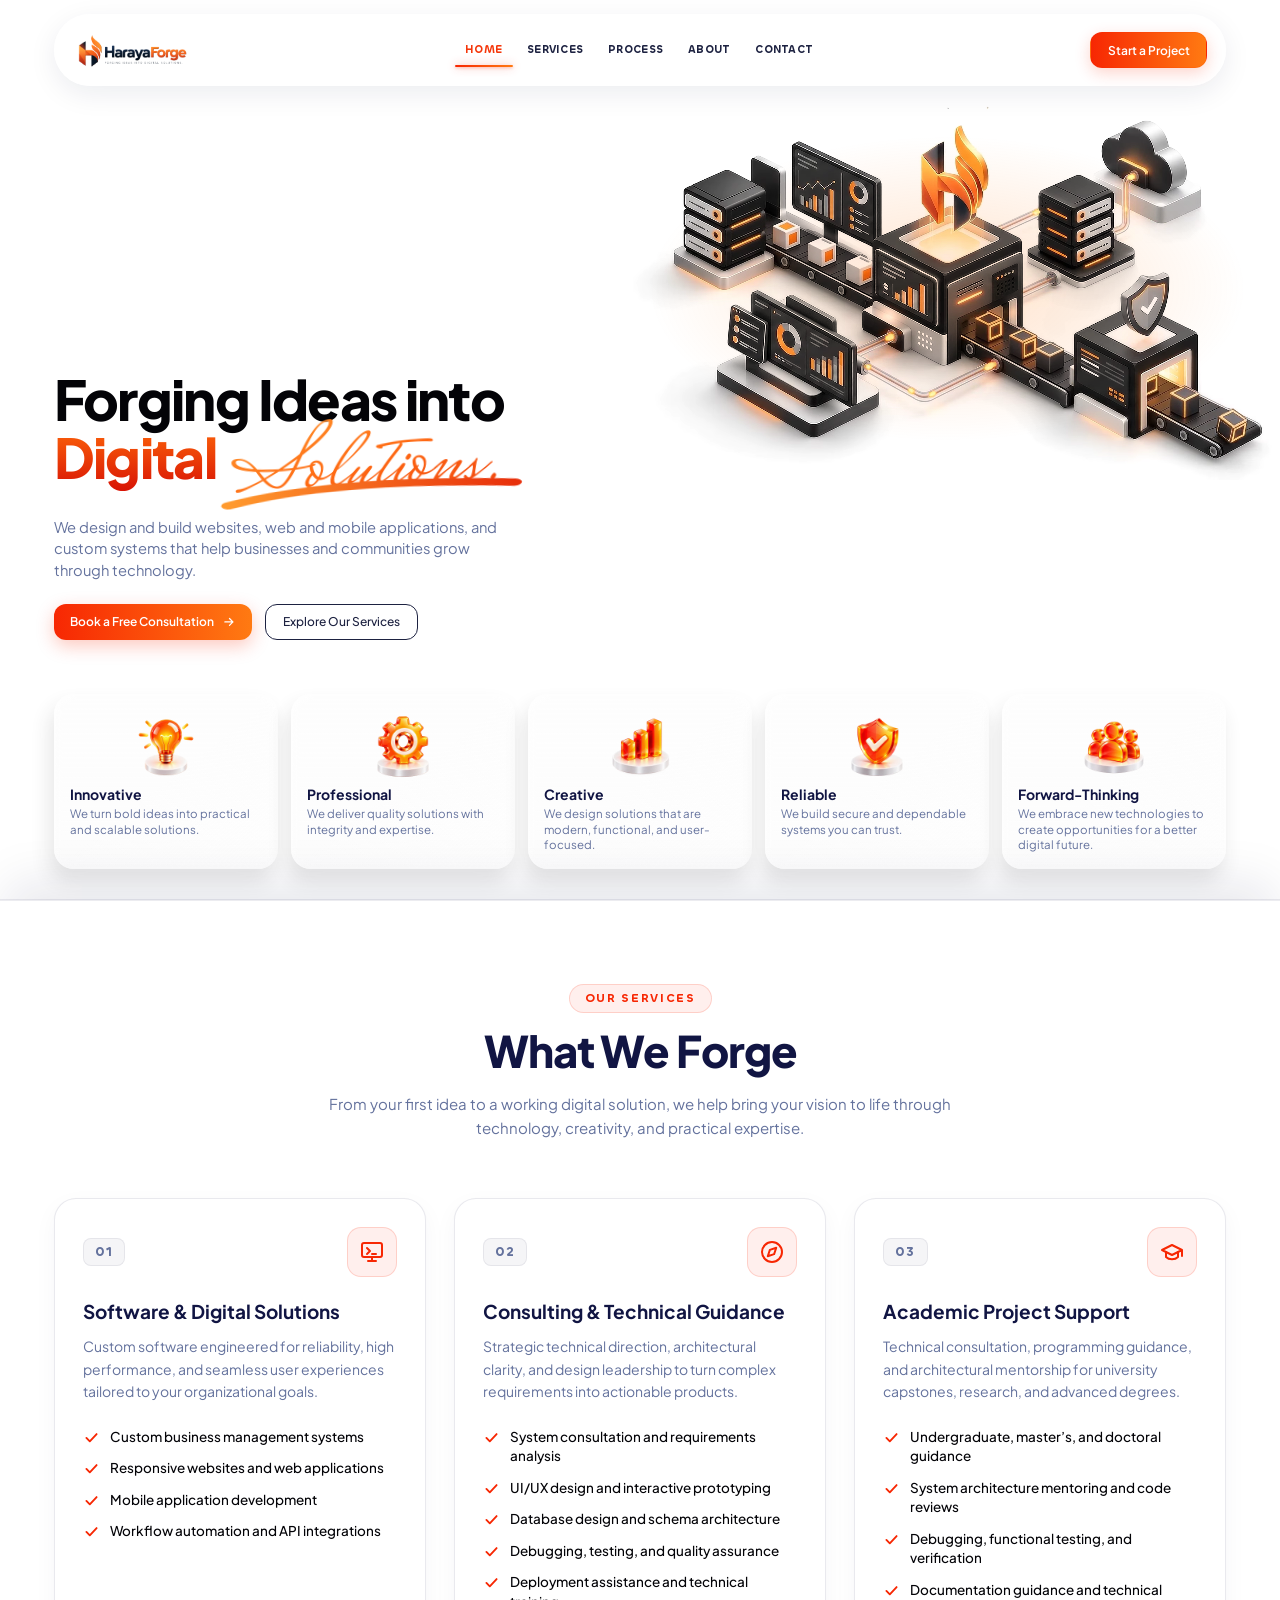
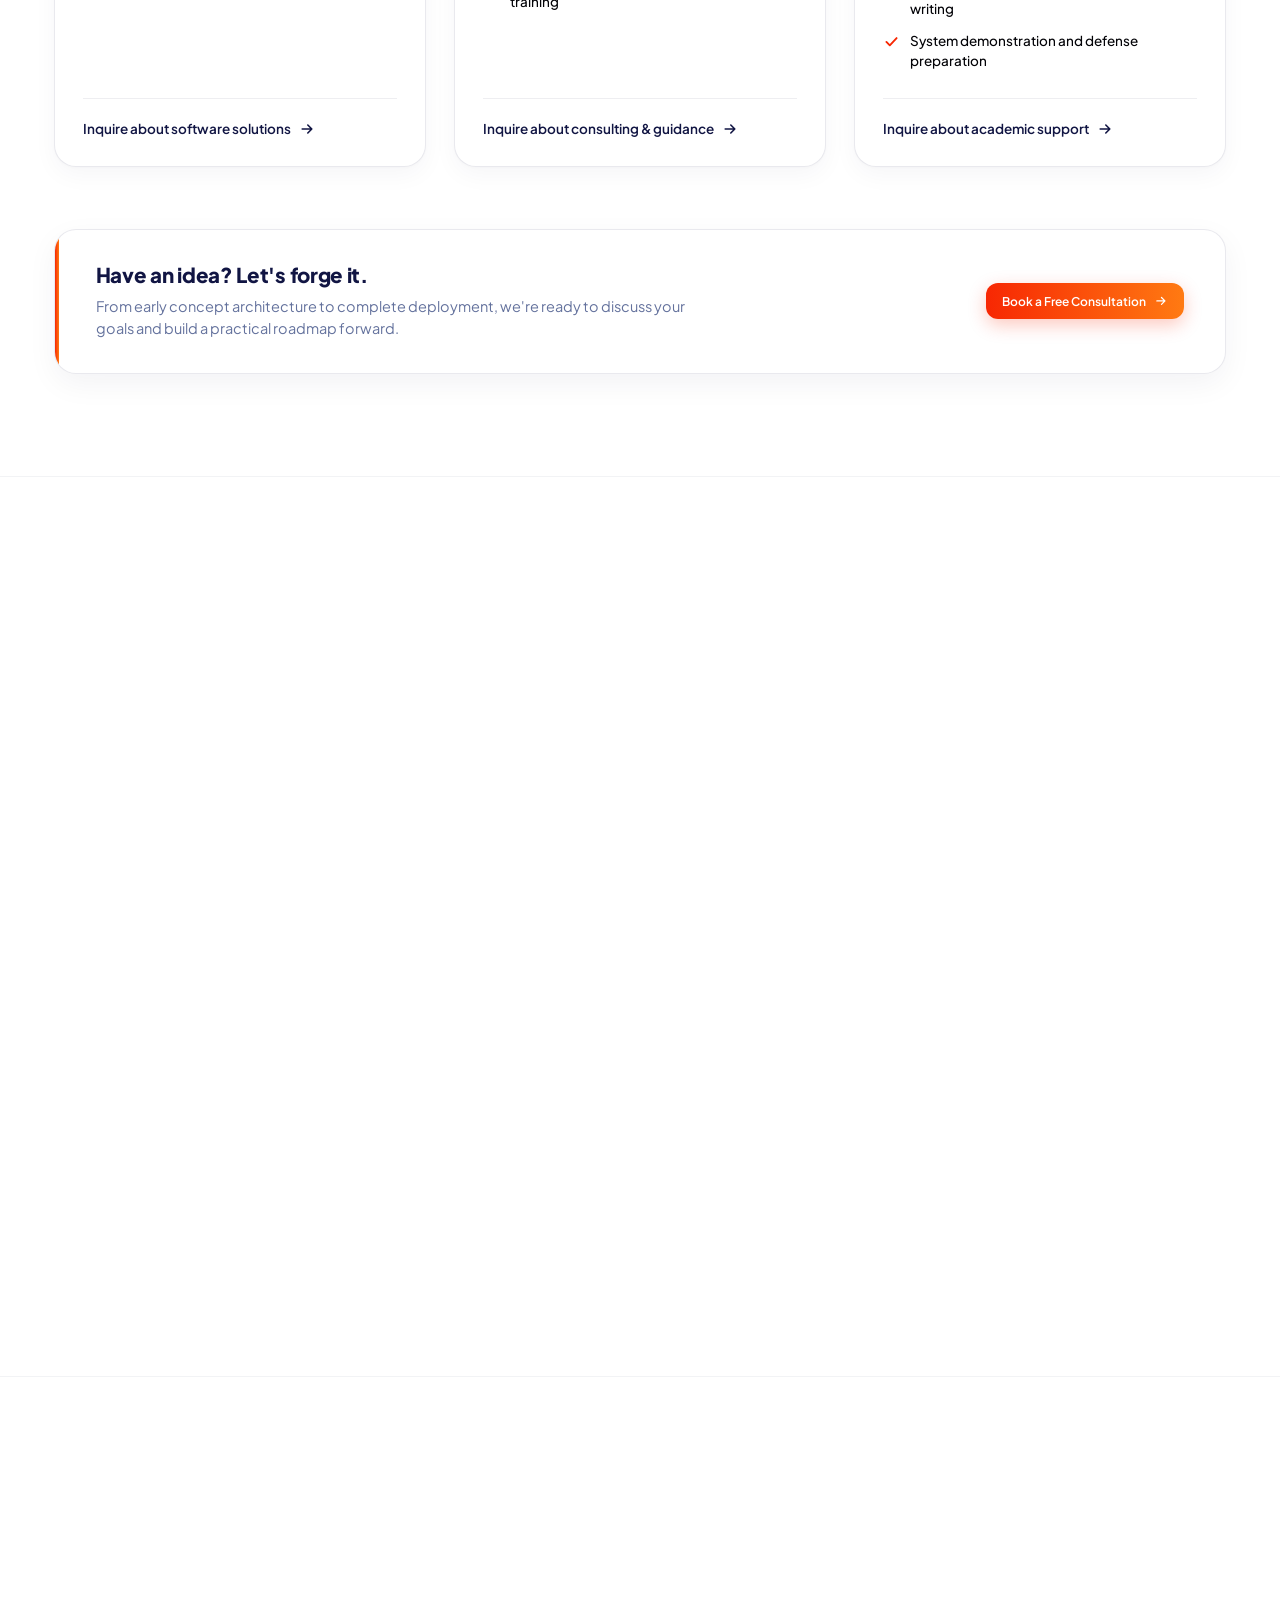
<file: index.html>
<!DOCTYPE html>
<html lang="en">

<head>
  <meta charset="utf-8">
  <meta name="viewport" content="width=device-width, initial-scale=1">
  <title>HarayaForge | Forging Ideas into Digital Solutions</title>
  <meta name="description"
    content="We design and build websites, web and mobile applications, and custom systems that help businesses and communities grow through technology.">

  <link rel="preconnect" href="https://fonts.googleapis.com">
  <link rel="preconnect" href="https://fonts.gstatic.com" crossorigin>
  <link
    href="https://fonts.googleapis.com/css2?family=Plus+Jakarta+Sans:wght@400;500;600;700;800&family=Mrs+Saint+Delafield&display=swap"
    rel="stylesheet">

  <!-- Favicon, Fonts & Stylesheet -->
  <link rel="preload" href="assets/fonts/Chillax-Semibold.ttf" as="font" type="font/ttf" crossorigin>
  <link rel="icon" href="assets/favicon.png">
  <link rel="stylesheet" href="css/styles.css">
</head>

<body>
  <!-- Accessibility Skip Link -->
  <a class="skip" href="#main">Skip to content</a>

  <div class="page">
    <header>
      <a class="logo" href="index.html" aria-label="HarayaForge home">
        <img src="assets/logo.webp" alt="HarayaForge" width="489" height="144">
      </a>

      <nav id="nav" aria-label="Primary">
        <ul>
          <li><a class="nav-link on" href="index.html">Home</a></li>
          <li><a class="nav-link" href="pages/services/">Services</a></li>
          <li><a class="nav-link" href="pages/process/">Process</a></li>
          <li><a class="nav-link" href="pages/about/">About</a></li>
          <li><a class="nav-link" href="pages/contact/">Contact</a></li>
          <li class="m"><a class="mobile-cta" href="pages/contact/">Book a Free Consultation</a></li>
        </ul>
        <span class="nav-indicator" aria-hidden="true"></span>
      </nav>

      <div class="act">
        <a class="btn dark" href="pages/contact/">Start a Project</a>
        <button class="burger" id="bg" aria-label="Menu" aria-expanded="false" aria-controls="nav">
          <svg viewBox="0 0 24 24" width="22" height="22" fill="none" stroke="#1D2241" stroke-width="2"
            stroke-linecap="round">
            <path d="M4 7h16M4 12h16M4 17h16" />
          </svg>
        </button>
      </div>
    </header>

    <!-- Main Content -->
    <main id="main">
      <!-- Home / Hero Pinned Container (Sticky 100svh Cover-Reveal) -->
      <div class="hero-pinned-container" id="home">
        <div class="hero-pinned-content">
          <canvas id="dot-wave-canvas" class="dot-wave-canvas" aria-hidden="true"></canvas>

          <!-- Hero Section -->
          <section class="hero" aria-labelledby="h">
            <div class="txt">
              <h1 id="h" aria-label="Forging Ideas into Digital Solutions.">
                <span class="l rv" aria-hidden="true">Forging Ideas into</span>
                <span class="l rv" style="--d:.15s" aria-hidden="true"><span class="dg">Digital</span><span
                    class="sol"><span>Solutions.</span><svg viewBox="0 0 100 20" preserveAspectRatio="none">
                      <defs>
                        <linearGradient id="sg">
                          <stop offset="0" stop-color="#FF9A2E" />
                          <stop offset="1" stop-color="#E8300B" />
                        </linearGradient>
                      </defs>
                      <path pathLength="1" d="M2 14 C25 4 55 2 98 8" />
                    </svg></span></span>
              </h1>
              <p class="lead rv" style="--d:.5s">
                We design and build websites, web and mobile applications, and custom systems that help businesses and
                communities grow through technology.
              </p>
              <div class="hero-act rv" style="--d:.65s">
                <a class="btn p" href="pages/contact/">
                  Book a Free Consultation
                  <svg viewBox="0 0 24 24" fill="none" stroke="currentColor" stroke-width="2.2" stroke-linecap="round"
                    stroke-linejoin="round">
                    <path d="M5 12h14M13 6l6 6-6 6" />
                  </svg>
                </a>
                <a class="btn o" href="pages/services/">Explore Our Services</a>
              </div>
            </div>

            <div class="machine" role="img"
              aria-label="Illustration of servers, dashboards and conveyor belts turning ideas into digital solutions">
              <div class="glow"></div>
              <video autoplay muted loop playsinline preload="auto" aria-hidden="true" width="1920" height="1080"
                poster="assets/video/machine-poster.jpg">
                <source src="assets/video/machine.webm" type='video/webm; codecs="vp9"'>
                <source src="assets/video/machine.mp4" type="video/mp4">
              </video>
            </div>
          </section>

          <!-- Feature Value Cards -->
          <ul class="cards">
            <li class="card rv" style="--d:.7s">
              <img src="assets/icons/innovative.webp" alt="" width="340" height="340">
              <h2>Innovative</h2>
              <p>We turn bold ideas into practical and scalable solutions.</p>
            </li>
            <li class="card rv" style="--d:.79s">
              <img src="assets/icons/professional.webp" alt="" width="340" height="340">
              <h2>Professional</h2>
              <p>We deliver quality solutions with integrity and expertise.</p>
            </li>
            <li class="card rv" style="--d:.88s">
              <img src="assets/icons/creative.webp" alt="" width="340" height="340">
              <h2>Creative</h2>
              <p>We design solutions that are modern, functional, and user-focused.</p>
            </li>
            <li class="card rv" style="--d:.97s">
              <img src="assets/icons/reliable.webp" alt="" width="340" height="340">
              <h2>Reliable</h2>
              <p>We build secure and dependable systems you can trust.</p>
            </li>
            <li class="card rv" style="--d:1.06s">
              <img src="assets/icons/forward-thinking.webp" alt="" width="340" height="340">
              <h2>Forward-Thinking</h2>
              <p>We embrace new technologies to create opportunities for a better digital future.</p>
            </li>
          </ul>

          <!-- Depth & Dark Overlay for Polish -->
          <div class="hero-depth-overlay" aria-hidden="true"></div>
        </div>
      </div>

      <!-- Services Section -->
      <section id="services" class="services-section" aria-labelledby="services-title">
        <canvas id="services-dot-canvas" class="dot-wave-canvas" aria-hidden="true"></canvas>
        <div class="services-container">
          <!-- Section Header -->
          <div class="services-header">
            <span class="services-eyebrow">OUR SERVICES</span>
            <h2 id="services-title" class="services-title">What We Forge</h2>
            <p class="services-lead">
              From your first idea to a working digital solution, we help bring your vision to life through technology,
              creativity, and practical expertise.
            </p>
          </div>

          <!-- Services Grid (Exactly Three Cards) -->
          <div class="services-grid">
            <!-- (01) Software & Digital Solutions -->
            <article class="service-card">
              <div class="service-card-top">
                <span class="service-num">01</span>
                <div class="service-icon-wrap" aria-hidden="true">
                  <svg class="service-icon" viewBox="0 0 24 24" fill="none" stroke="currentColor" stroke-width="2"
                    stroke-linecap="round" stroke-linejoin="round">
                    <rect x="2" y="3" width="20" height="14" rx="2" />
                    <line x1="8" y1="21" x2="16" y2="21" />
                    <line x1="12" y1="17" x2="12" y2="21" />
                    <polyline points="7 8 10 11 7 14" />
                    <line x1="12" y1="14" x2="16" y2="14" />
                  </svg>
                </div>
              </div>
              <h3 class="service-card-title">Software & Digital Solutions</h3>
              <p class="service-card-desc">
                Custom software engineered for reliability, high performance, and seamless user experiences tailored to
                your organizational goals.
              </p>
              <ul class="service-features" aria-label="Software & Digital Solutions features">
                <li>
                  <svg class="check-icon" viewBox="0 0 20 20" fill="none" aria-hidden="true">
                    <path d="M4 10.5L8 14.5L16 6" stroke="currentColor" stroke-width="2.2" stroke-linecap="round"
                      stroke-linejoin="round" />
                  </svg>
                  <span>Custom business management systems</span>
                </li>
                <li>
                  <svg class="check-icon" viewBox="0 0 20 20" fill="none" aria-hidden="true">
                    <path d="M4 10.5L8 14.5L16 6" stroke="currentColor" stroke-width="2.2" stroke-linecap="round"
                      stroke-linejoin="round" />
                  </svg>
                  <span>Responsive websites and web applications</span>
                </li>
                <li>
                  <svg class="check-icon" viewBox="0 0 20 20" fill="none" aria-hidden="true">
                    <path d="M4 10.5L8 14.5L16 6" stroke="currentColor" stroke-width="2.2" stroke-linecap="round"
                      stroke-linejoin="round" />
                  </svg>
                  <span>Mobile application development</span>
                </li>
                <li>
                  <svg class="check-icon" viewBox="0 0 20 20" fill="none" aria-hidden="true">
                    <path d="M4 10.5L8 14.5L16 6" stroke="currentColor" stroke-width="2.2" stroke-linecap="round"
                      stroke-linejoin="round" />
                  </svg>
                  <span>Workflow automation and API integrations</span>
                </li>
              </ul>
              <div class="service-card-footer">
                <a class="service-action-link"
                  href="mailto:harayaforge@gmail.com?subject=Inquiry%20regarding%20Software%20%26%20Digital%20Solutions"
                  aria-label="Inquire about Software & Digital Solutions">
                  <span>Inquire about software solutions</span>
                  <svg class="link-arrow" viewBox="0 0 20 20" fill="none" stroke="currentColor" stroke-width="2"
                    stroke-linecap="round" stroke-linejoin="round" aria-hidden="true">
                    <path d="M4 10h12M11 5l5 5-5 5" />
                  </svg>
                </a>
              </div>
            </article>

            <!-- (02) Consulting & Technical Guidance -->
            <article class="service-card">
              <div class="service-card-top">
                <span class="service-num">02</span>
                <div class="service-icon-wrap" aria-hidden="true">
                  <svg class="service-icon" viewBox="0 0 24 24" fill="none" stroke="currentColor" stroke-width="2"
                    stroke-linecap="round" stroke-linejoin="round">
                    <circle cx="12" cy="12" r="10" />
                    <polygon points="16.24 7.76 14.12 14.12 7.76 16.24 9.88 9.88 16.24 7.76" />
                  </svg>
                </div>
              </div>
              <h3 class="service-card-title">Consulting & Technical Guidance</h3>
              <p class="service-card-desc">
                Strategic technical direction, architectural clarity, and design leadership to turn complex requirements
                into actionable products.
              </p>
              <ul class="service-features" aria-label="Consulting & Technical Guidance features">
                <li>
                  <svg class="check-icon" viewBox="0 0 20 20" fill="none" aria-hidden="true">
                    <path d="M4 10.5L8 14.5L16 6" stroke="currentColor" stroke-width="2.2" stroke-linecap="round"
                      stroke-linejoin="round" />
                  </svg>
                  <span>System consultation and requirements analysis</span>
                </li>
                <li>
                  <svg class="check-icon" viewBox="0 0 20 20" fill="none" aria-hidden="true">
                    <path d="M4 10.5L8 14.5L16 6" stroke="currentColor" stroke-width="2.2" stroke-linecap="round"
                      stroke-linejoin="round" />
                  </svg>
                  <span>UI/UX design and interactive prototyping</span>
                </li>
                <li>
                  <svg class="check-icon" viewBox="0 0 20 20" fill="none" aria-hidden="true">
                    <path d="M4 10.5L8 14.5L16 6" stroke="currentColor" stroke-width="2.2" stroke-linecap="round"
                      stroke-linejoin="round" />
                  </svg>
                  <span>Database design and schema architecture</span>
                </li>
                <li>
                  <svg class="check-icon" viewBox="0 0 20 20" fill="none" aria-hidden="true">
                    <path d="M4 10.5L8 14.5L16 6" stroke="currentColor" stroke-width="2.2" stroke-linecap="round"
                      stroke-linejoin="round" />
                  </svg>
                  <span>Debugging, testing, and quality assurance</span>
                </li>
                <li>
                  <svg class="check-icon" viewBox="0 0 20 20" fill="none" aria-hidden="true">
                    <path d="M4 10.5L8 14.5L16 6" stroke="currentColor" stroke-width="2.2" stroke-linecap="round"
                      stroke-linejoin="round" />
                  </svg>
                  <span>Deployment assistance and technical training</span>
                </li>
              </ul>
              <div class="service-card-footer">
                <a class="service-action-link"
                  href="mailto:harayaforge@gmail.com?subject=Inquiry%20regarding%20Consulting%20%26%20Technical%20Guidance"
                  aria-label="Inquire about Consulting & Technical Guidance">
                  <span>Inquire about consulting & guidance</span>
                  <svg class="link-arrow" viewBox="0 0 20 20" fill="none" stroke="currentColor" stroke-width="2"
                    stroke-linecap="round" stroke-linejoin="round" aria-hidden="true">
                    <path d="M4 10h12M11 5l5 5-5 5" />
                  </svg>
                </a>
              </div>
            </article>

            <!-- (03) Academic Project Support -->
            <article class="service-card">
              <div class="service-card-top">
                <span class="service-num">03</span>
                <div class="service-icon-wrap" aria-hidden="true">
                  <svg class="service-icon" viewBox="0 0 24 24" fill="none" stroke="currentColor" stroke-width="2"
                    stroke-linecap="round" stroke-linejoin="round">
                    <path d="M22 10v6M2 10l10-5 10 5-10 5z" />
                    <path d="M6 12v5c3 3 9 3 12 0v-5" />
                  </svg>
                </div>
              </div>
              <h3 class="service-card-title">Academic Project Support</h3>
              <p class="service-card-desc">
                Technical consultation, programming guidance, and architectural mentorship for university capstones,
                research, and advanced degrees.
              </p>
              <ul class="service-features" aria-label="Academic Project Support features">
                <li>
                  <svg class="check-icon" viewBox="0 0 20 20" fill="none" aria-hidden="true">
                    <path d="M4 10.5L8 14.5L16 6" stroke="currentColor" stroke-width="2.2" stroke-linecap="round"
                      stroke-linejoin="round" />
                  </svg>
                  <span>Undergraduate, master’s, and doctoral guidance</span>
                </li>
                <li>
                  <svg class="check-icon" viewBox="0 0 20 20" fill="none" aria-hidden="true">
                    <path d="M4 10.5L8 14.5L16 6" stroke="currentColor" stroke-width="2.2" stroke-linecap="round"
                      stroke-linejoin="round" />
                  </svg>
                  <span>System architecture mentoring and code reviews</span>
                </li>
                <li>
                  <svg class="check-icon" viewBox="0 0 20 20" fill="none" aria-hidden="true">
                    <path d="M4 10.5L8 14.5L16 6" stroke="currentColor" stroke-width="2.2" stroke-linecap="round"
                      stroke-linejoin="round" />
                  </svg>
                  <span>Debugging, functional testing, and verification</span>
                </li>
                <li>
                  <svg class="check-icon" viewBox="0 0 20 20" fill="none" aria-hidden="true">
                    <path d="M4 10.5L8 14.5L16 6" stroke="currentColor" stroke-width="2.2" stroke-linecap="round"
                      stroke-linejoin="round" />
                  </svg>
                  <span>Documentation guidance and technical writing</span>
                </li>
                <li>
                  <svg class="check-icon" viewBox="0 0 20 20" fill="none" aria-hidden="true">
                    <path d="M4 10.5L8 14.5L16 6" stroke="currentColor" stroke-width="2.2" stroke-linecap="round"
                      stroke-linejoin="round" />
                  </svg>
                  <span>System demonstration and defense preparation</span>
                </li>
              </ul>
              <div class="service-card-footer">
                <a class="service-action-link"
                  href="mailto:harayaforge@gmail.com?subject=Inquiry%20regarding%20Academic%20Project%20Support"
                  aria-label="Inquire about Academic Project Support">
                  <span>Inquire about academic support</span>
                  <svg class="link-arrow" viewBox="0 0 20 20" fill="none" stroke="currentColor" stroke-width="2"
                    stroke-linecap="round" stroke-linejoin="round" aria-hidden="true">
                    <path d="M4 10h12M11 5l5 5-5 5" />
                  </svg>
                </a>
              </div>
            </article>
          </div>

          <!-- Consultation CTA Banner -->
          <div class="services-cta-banner">
            <div class="services-cta-content">
              <h3 class="services-cta-title">Have an idea? Let's forge it.</h3>
              <p class="services-cta-desc">
                From early concept architecture to complete deployment, we're ready to discuss your goals and build a
                practical roadmap forward.
              </p>
            </div>
            <div class="services-cta-action">
              <a class="btn p" href="mailto:harayaforge@gmail.com?subject=Consultation%20Request%20-%20HarayaForge">
                Book a Free Consultation
                <svg viewBox="0 0 24 24" fill="none" stroke="currentColor" stroke-width="2.2" stroke-linecap="round"
                  stroke-linejoin="round" aria-hidden="true">
                  <path d="M5 12h14M13 6l6 6-6 6" />
                </svg>
              </a>
            </div>
          </div>
        </div>
      </section>

      <!-- Process Section (Clean White Background) -->
      <section id="process" class="blank-section" aria-label="Process"></section>

      <!-- About Section (Clean White Background) -->
      <section id="about" class="blank-section" aria-label="About"></section>

      <!-- Contact Section (Clean White Background) -->
      <section id="contact" class="blank-section" aria-label="Contact"></section>
    </main>
  </div>

  <!-- Client Script -->
  <script src="js/main.js" defer></script>
</body>

</html>
</file>
<file: css/styles.css>
/*
 * HarayaForge — Core Stylesheet
 *
 * Design Tokens (:root variables):
 *   --ink:    #030307  (Body text)
 *   --nav:    #1D2241  (Navigation & outlined button border)
 *   --navy:   #111543  (Card headings)
 *   --muted:  #64729D  (Muted subtitle & lead paragraph)
 *   --red:    #F72703  (Brand red accent)
 *   --orange: #FF7A12  (Brand orange accent)
 *   --grad:   linear-gradient(90deg, #F72703, #FF7A12)
 *
 * Sections:
 *   1. CSS RESET & GLOBAL TOKENS
 *   2. NAVIGATION (HEADER, LOGO, NAV, CTA)
 *   3. HERO SECTION & TYPOGRAPHY
 *   4. MACHINE PRESENTATION & BLEND MODE
 *   5. FEATURE CARDS
 *   6. INTRO KEYFRAME ANIMATIONS
 *   7. ACCESSIBILITY & REDUCED MOTION
 *   8. RESPONSIVE MEDIA QUERIES
 */

/* ==========================================================================
   1. CSS Reset & Global Tokens
   ========================================================================== */
@font-face {
  font-family: 'Chillax';
  src: url('../assets/fonts/Chillax-Semibold.ttf') format('truetype'),
    url('../Chillax-Semibold.ttf') format('truetype');
  font-weight: 600;
  font-style: normal;
  font-display: swap;
}

@font-face {
  font-family: 'Melodrama';
  src: url('../assets/fonts/Melodrama-Bold.ttf') format('truetype'),
    url('../Melodrama-Bold.ttf') format('truetype');
  font-weight: 700;
  font-style: normal;
  font-display: swap;
}

@font-face {
  font-family: 'Melodrama';
  src: url('../assets/fonts/Melodrama-Regular.ttf') format('truetype'),
    url('../Melodrama-Regular.ttf') format('truetype');
  font-weight: 400;
  font-style: normal;
  font-display: swap;
}

@font-face {
  font-family: 'Panchang';
  src: url('../assets/fonts/Panchang-Semibold.ttf') format('truetype'),
    url('../Panchang-Semibold.ttf') format('truetype');
  font-weight: 600;
  font-style: normal;
  font-display: swap;
}

:root {
  --ink: #030307;
  --nav: #1D2241;
  --navy: #111543;
  --muted: #64729D;
  --red: #F72703;
  --orange: #FF7A12;
  --grad: linear-gradient(90deg, #F72703, #FF7A12);

  /* Sticky cover-reveal depth effect parameters (customizable) */
  --hero-min-scale: 0.96;
  --hero-max-dim: 0.35;
  --hero-scale-origin: center center;
  --hero-scale: 1;
  --hero-overlay: 0;
}

* {
  box-sizing: border-box;
}

html {
  scroll-behavior: smooth;
  scroll-padding-top: clamp(80px, 8vw, 115px);
}

#home,
#services,
#process,
#about,
#contact,
.services-section,
.blank-section {
  scroll-margin-top: clamp(80px, 8vw, 115px);
}

/* Modern Aesthetic Scrollbar — Gradient Orange */
* {
  scrollbar-width: thin;
  scrollbar-color: #FF7A12 rgba(245, 247, 250, 0.4);
}

::-webkit-scrollbar {
  width: 7px;
  height: 7px;
}

::-webkit-scrollbar-track {
  background: rgba(245, 247, 250, 0.4);
}

::-webkit-scrollbar-thumb {
  background: linear-gradient(180deg, #FF7A12 0%, #F72703 100%);
  border-radius: 999px;
  border: 1.5px solid transparent;
  background-clip: padding-box;
  box-shadow: 0 0 6px rgba(247, 39, 3, 0.35);
  transition: filter .25s ease, box-shadow .25s ease, background .25s ease;
}

::-webkit-scrollbar-thumb:hover {
  background: linear-gradient(180deg, #FF9431 0%, #FF3814 100%);
  border: 1px solid transparent;
  background-clip: padding-box;
  box-shadow: 0 0 12px rgba(247, 39, 3, 0.6);
  filter: brightness(1.08);
}

::-webkit-scrollbar-thumb:active {
  background: linear-gradient(180deg, #F72703 0%, #D81E00 100%);
  filter: brightness(0.95);
}

::-webkit-scrollbar-corner {
  background: transparent;
}

html,
body {
  margin: 0;
  background: #fff;
  overflow-x: clip;
}

body {
  font-family: 'Plus Jakarta Sans', system-ui, sans-serif;
  color: var(--ink);
}

a {
  color: inherit;
  text-decoration: none;
}

.skip {
  position: absolute;
  left: -999px;
}

.skip:focus {
  left: 8px;
  top: 8px;
  background: #fff;
  padding: 8px;
  z-index: 9;
}

:focus-visible {
  outline: 2px solid var(--red);
  outline-offset: 3px;
}

.page {
  min-height: 100svh;
  display: block;
  max-width: 1800px;
  margin: 0 auto;
  position: relative;
}

/* ==========================================================================
   2. Navigation (Header, Logo, Nav, CTA)
   ========================================================================== */
header {
  position: fixed;
  top: clamp(10px, 1.1vw, 20px);
  left: 0;
  right: 0;
  width: calc(100% - 2 * 4.2vw);
  max-width: calc(1800px - 2 * 4.2vw);
  margin: 0 auto;
  z-index: 1000;
  display: flex;
  align-items: center;
  justify-content: space-between;
  min-height: 72px;
  padding: 8px clamp(16px, 1.4vw, 24px);
  box-sizing: border-box;
  background: rgba(255, 255, 255, 0.72);
  backdrop-filter: blur(20px) saturate(160%);
  -webkit-backdrop-filter: blur(20px) saturate(160%);
  border: 1px solid rgba(255, 255, 255, 0.82);
  border-radius: 999px;
  box-shadow: 0 8px 28px rgba(17, 21, 67, 0.08), inset 0 1px 0 rgba(255, 255, 255, 0.9);
  transition: background .4s cubic-bezier(.16, 1, .3, 1),
    backdrop-filter .4s cubic-bezier(.16, 1, .3, 1),
    -webkit-backdrop-filter .4s cubic-bezier(.16, 1, .3, 1),
    border-color .4s cubic-bezier(.16, 1, .3, 1),
    box-shadow .4s cubic-bezier(.16, 1, .3, 1),
    transform .3s ease;
}

main {
  display: block;
  position: relative;
  padding-top: 0;
}

/* ==========================================================================
   Dedicated Page Layouts
   ========================================================================== */
.inner-page {
  min-height: 100svh;
  padding: clamp(150px, 18vw, 220px) 6vw 100px;
  background:
    radial-gradient(circle at 85% 18%, rgba(255, 122, 18, .12), transparent 28%),
    linear-gradient(180deg, #fff 0%, #f7f8fc 100%);
}

.inner-page-content {
  width: min(100%, 1100px);
  margin: 0 auto;
}

.inner-page-eyebrow {
  margin: 0 0 18px;
  color: var(--red);
  font: 600 .78rem/1.2 'Panchang', sans-serif;
  letter-spacing: .12em;
  text-transform: uppercase;
}

.inner-page h1 {
  max-width: 900px;
  margin: 0;
  color: var(--navy);
  font: 700 clamp(3rem, 8vw, 7rem)/.95 'Melodrama', Georgia, serif;
  letter-spacing: -.045em;
}

.inner-page-lead {
  max-width: 680px;
  margin: 28px 0 0;
  color: var(--muted);
  font-size: clamp(1rem, 1.5vw, 1.25rem);
  line-height: 1.75;
}

.inner-page-grid {
  display: grid;
  grid-template-columns: repeat(3, minmax(0, 1fr));
  gap: 18px;
  margin-top: 64px;
}

.inner-page-card {
  padding: 28px;
  background: rgba(255, 255, 255, .78);
  border: 1px solid rgba(17, 21, 67, .08);
  border-radius: 24px;
  box-shadow: 0 16px 40px rgba(17, 21, 67, .06);
}

.inner-page-card h2 {
  margin: 0 0 12px;
  color: var(--navy);
  font: 700 1.5rem/1.1 'Melodrama', Georgia, serif;
}

.inner-page-card p {
  margin: 0;
  color: var(--muted);
  line-height: 1.7;
}

.inner-page-actions {
  display: flex;
  flex-wrap: wrap;
  gap: 14px;
  margin-top: 34px;
}

@media (max-width: 760px) {
  .inner-page-grid {
    grid-template-columns: 1fr;
  }
}

header.scrolled {
  background: rgba(255, 255, 255, 0.92);
  backdrop-filter: blur(24px) saturate(180%);
  -webkit-backdrop-filter: blur(24px) saturate(180%);
  border: 1px solid rgba(255, 255, 255, 0.96);
  box-shadow: 0 16px 40px -8px rgba(17, 21, 67, 0.12),
    0 4px 14px -2px rgba(17, 21, 67, 0.05),
    inset 0 1px 0 rgba(255, 255, 255, 0.95),
    inset 0 -1px 0 rgba(17, 21, 67, 0.04);
}

header .logo,
header nav,
header .act {
  position: relative;
  z-index: 1;
}

.logo img {
  display: block;
  height: clamp(34px, 2.8vw, 44px);
  width: auto;
}

nav {
  position: relative;
}

nav ul {
  display: flex;
  gap: clamp(2px, .35vw, 6px);
  list-style: none;
  margin: 0;
  padding: 0;
  position: relative;
}

nav a {
  position: relative;
  font-family: 'Chillax', system-ui, -apple-system, sans-serif;
  font-size: clamp(11px, .76vw, 13px);
  font-weight: 600;
  letter-spacing: .025em;
  text-transform: uppercase;
  color: var(--nav);
  padding: 10px clamp(9px, .8vw, 14px);
  display: inline-block;
  transition: color .25s ease;
}

nav a:hover {
  color: #F5360A;
}

nav a.on {
  color: #F5360A;
}

/* Sliding active indicator underline (Modern, silky horizontal glider) */
.nav-indicator {
  position: absolute;
  bottom: 1px;
  left: 0;
  height: 2px;
  width: 0;
  background: var(--grad);
  border-radius: 999px;
  pointer-events: none;
  opacity: 0;
  transform: translateX(0);
  transition: none;
  box-shadow: 0 0 10px rgba(247, 39, 3, 0.45), 0 1px 3px rgba(247, 39, 3, 0.3);
  z-index: 2;
}

.nav-indicator.is-ready {
  transition: transform 0.38s cubic-bezier(0.16, 1, 0.3, 1),
    width 0.38s cubic-bezier(0.16, 1, 0.3, 1),
    opacity 0.25s ease;
}

nav .m {
  display: none;
}

.act {
  display: flex;
  gap: .7vw;
  align-items: center;
}

.btn {
  display: inline-flex;
  align-items: center;
  gap: .6vw;
  height: clamp(36px, 2.6vw, 44px);
  padding: 0 1.3vw;
  border-radius: 12px;
  font-weight: 600;
  font-size: clamp(12px, .82vw, 14px);
  white-space: nowrap;
  transition: transform .25s, box-shadow .25s;
}

.btn.o {
  border: 1.5px solid var(--nav);
  font-weight: 500;
  color: var(--nav);
  background: #fff;
}

.btn.p {
  background: var(--grad);
  color: #fff;
  box-shadow: 0 6px 18px rgba(247, 39, 3, .25);
}

.btn.dark {
  background: var(--grad);
  color: #fff;
  border: 1px solid rgba(247, 39, 3, 0.12);
  box-shadow: 0 5px 16px rgba(247, 39, 3, 0.2);
}

.btn:hover {
  transform: translateY(-2px);
}

.btn.p:hover {
  box-shadow: 0 10px 24px rgba(247, 39, 3, .35);
}

.btn.dark:hover {
  box-shadow: 0 8px 22px rgba(247, 39, 3, 0.3);
}

.btn svg {
  width: 1.15em;
  height: 1.15em;
  transition: transform .25s;
}

.btn:hover svg {
  transform: translateX(4px);
}

.burger {
  display: none;
  background: none;
  border: 1.5px solid var(--nav);
  border-radius: 12px;
  width: 44px;
  height: 44px;
  cursor: pointer;
}

/* ==========================================================================
   3. Hero Section & Typography
   ========================================================================== */
/* Sticky Cover-Reveal: Pinned Home Container */
.hero-pinned-container {
  position: -webkit-sticky;
  position: sticky;
  top: 0;
  min-height: 100vh;
  min-height: 100svh;
  height: auto;
  width: 100%;
  z-index: 1;
  background: #ffffff;
  overflow: visible;
}

.hero-pinned-content {
  position: relative;
  width: 100%;
  min-height: 100vh;
  min-height: 100svh;
  height: auto;
  display: flex;
  flex-direction: column;
  justify-content: space-between;
  padding-top: calc(clamp(10px, 1.1vw, 20px) + clamp(58px, 4.8vw, 82px) + clamp(24px, 2.5vw, 44px));
  box-sizing: border-box;
  transform-origin: var(--hero-scale-origin, center center);
  transform: scale(var(--hero-scale, 1));
  will-change: transform;
}

.hero-depth-overlay {
  position: absolute;
  inset: 0;
  background: #030307;
  pointer-events: none;
  z-index: 4;
  opacity: var(--hero-overlay, 0);
  will-change: opacity;
}

/* CSS Scroll-Driven Animation (Chromium 115+) with JS RAF fallback */
@supports (animation-timeline: scroll()) {
  @keyframes heroDepthScale {
    from {
      transform: scale(1);
    }

    to {
      transform: scale(var(--hero-min-scale, 0.96));
    }
  }

  @keyframes heroDepthDim {
    from {
      opacity: 0;
    }

    to {
      opacity: var(--hero-max-dim, 0.35);
    }
  }

  .hero-pinned-content {
    animation: heroDepthScale linear both;
    animation-timeline: scroll(root block);
    animation-range: 0 100svh;
  }

  .hero-depth-overlay {
    animation: heroDepthDim linear both;
    animation-timeline: scroll(root block);
    animation-range: 0 100svh;
  }
}

@media (prefers-reduced-motion: reduce) {
  .hero-pinned-content {
    transform: none !important;
    animation: none !important;
  }

  .hero-depth-overlay {
    opacity: 0 !important;
    animation: none !important;
  }
}

.hero {
  position: relative;
  display: flex;
  align-items: flex-end;
  min-height: clamp(360px, calc(100svh - clamp(80px, 8vw, 110px) - clamp(245px, 18vw, 290px)), 60vw);
  padding: 0.8vw 0 2vw 4.2vw;
  margin: auto 0;
}

.dot-wave-canvas {
  position: absolute;
  inset: 0;
  width: 100%;
  height: 100%;
  pointer-events: none;
  z-index: 0;
  overflow: hidden;
}

.txt {
  position: relative;
  z-index: 1;
}

h1 {
  margin: 0;
  font-size: clamp(2.1rem, 4.3vw, 4.6rem);
  font-weight: 800;
  line-height: 1.04;
  letter-spacing: -.03em;
}

h1 .l {
  display: block;
}

.dg {
  background: linear-gradient(180deg, #FF6A0A, #D81405);
  -webkit-background-clip: text;
  background-clip: text;
  color: transparent;
}

.sol {
  position: relative;
  display: inline-block;
  margin-left: .12em;
  font-family: 'Mrs Saint Delafield', cursive;
  font-weight: 400;
  font-size: 1.65em;
  letter-spacing: 0;
  line-height: .6;
  transform: rotate(-3deg);
  padding: 0 .05em;
  vertical-align: -.05em;
}

.sol span {
  background: linear-gradient(160deg, #FFA033 0%, #FF6A13 45%, #E8300B 100%);
  -webkit-background-clip: text;
  background-clip: text;
  color: transparent;
  padding-right: .08em;
}

.sol svg {
  position: absolute;
  left: -2%;
  bottom: -.1em;
  width: 104%;
  height: .32em;
  overflow: visible;
}

.sol path {
  fill: none;
  stroke: url(#sg);
  stroke-width: 5;
  stroke-linecap: round;
  stroke-dasharray: 1;
  animation: draw 1s .9s ease-in-out backwards;
}

.lead {
  margin: 1.5vw 0 0;
  max-width: 35vw;
  font-size: clamp(0.92rem, 1.1vw, 1.25rem);
  line-height: 1.45;
  color: var(--muted);
}

.hero-act {
  margin-top: clamp(16px, 1.8vw, 28px);
  display: flex;
  align-items: center;
  gap: 1vw;
}

/* ==========================================================================
   4. Machine Presentation (no stacking-context ancestors: blend stays valid)
   ========================================================================== */
.machine {
  position: absolute;
  right: -0.5vw;
  top: -1.2vw;
  width: 53vw;
  pointer-events: none;
}

.glow {
  position: absolute;
  inset: 10% 6%;
  background: radial-gradient(closest-side, rgba(255, 122, 18, .22), rgba(255, 122, 18, 0));
}

.machine video {
  position: relative;
  display: block;
  width: 100%;
  height: auto;
  mix-blend-mode: multiply;
  pointer-events: none;
  user-select: none;
  animation: vin 1.2s .5s cubic-bezier(.2, .7, .2, 1) backwards;
}

/* ==========================================================================
   5. Feature Cards
   ========================================================================== */
.cards {
  position: relative;
  z-index: 2;
  list-style: none;
  margin: auto 0 0;
  display: grid;
  grid-template-columns: repeat(5, 1fr);
  gap: 1vw;
  padding: clamp(14px, 1.4vw, 22px) 4.2vw clamp(24px, 2.4vw, 38px);
}

.card {
  position: relative;
  background: rgba(250, 250, 250, 0.45);
  backdrop-filter: blur(8px) saturate(60%);
  -webkit-backdrop-filter: blur(8px) saturate(60%);
  border: 1px solid rgba(255, 255, 255, 0.6);
  border-radius: 20px;
  box-shadow: -4px 12px 20px 0 rgba(51, 51, 51, 0.12),
    inset 0px 0px 4px 2px rgba(255, 255, 255, 0.55);
  overflow: hidden;
  padding: clamp(16px, 1.4vw, 24px) 1.2vw 1.2vw;
  transition: transform .35s, box-shadow .35s;
}

/* Reflection highlights (two-layer overlay) */
.card::before {
  content: '';
  position: absolute;
  top: 0;
  left: 0;
  width: 100%;
  height: 100%;
  pointer-events: none;
  border-radius: inherit;
  /* angled edge reflection */
  background: linear-gradient(to left top, rgba(255, 255, 255, 0.35) 0%, rgba(255, 255, 255, 0) 50%);
  z-index: 1;
}

.card::after {
  content: '';
  position: absolute;
  top: 0;
  left: 0;
  width: 100%;
  height: 100%;
  pointer-events: none;
  border-radius: inherit;
  /* subtle top-to-bottom sheen */
  background: linear-gradient(to bottom, rgba(255, 255, 255, 0.25) 0%, rgba(255, 255, 255, 0) 100%);
  z-index: 1;
}

.card:hover {
  transform: translateY(-4px);
  box-shadow: -4px 16px 28px 0 rgba(51, 51, 51, 0.18),
    inset 0px 0px 6px 3px rgba(255, 255, 255, 0.7);
}

.card img,
.card h2,
.card p {
  position: relative;
  z-index: 2;
}

.card img {
  display: block;
  width: clamp(52px, 5.2vw, 82px);
  height: clamp(52px, 5.2vw, 82px);
  margin: 0 auto .4vw;
  animation: fl 5s ease-in-out infinite;
  transition: scale .35s;
}

.card:hover img {
  scale: 1.05;
}

.card:nth-child(2) img {
  animation-delay: -1s;
}

.card:nth-child(3) img {
  animation-delay: -2s;
}

.card:nth-child(4) img {
  animation-delay: -3s;
}

.card:nth-child(5) img {
  animation-delay: -4s;
}

.card h2 {
  margin: .4vw 0 .25vw;
  font-size: clamp(14px, 1.02vw, 17px);
  font-weight: 700;
  color: var(--navy);
}

.card p {
  margin: 0;
  font-size: clamp(11.5px, .82vw, 13.5px);
  line-height: 1.36;
  color: var(--muted);
}

/* ==========================================================================
   6. Intro Keyframe Animations (CSS only, visible without JS)
   ========================================================================== */
.rv {
  animation: up .8s var(--d, 0s) cubic-bezier(.2, .7, .2, 1) backwards;
}

@keyframes up {
  from {
    opacity: 0;
    transform: translateY(24px);
  }
}

@keyframes vin {
  from {
    opacity: 0;
    scale: .96;
  }
}

@keyframes draw {
  from {
    stroke-dashoffset: 1;
  }

  to {
    stroke-dashoffset: 0;
  }
}

@keyframes fl {
  50% {
    transform: translateY(-5px);
  }
}

/* ==========================================================================
   7. Accessibility & Reduced Motion
   ========================================================================== */
@media (prefers-reduced-motion: reduce) {
  html {
    scroll-behavior: auto !important;
  }

  *,
  *::before,
  *::after {
    animation-duration: 0.01ms !important;
    animation-iteration-count: 1 !important;
    transition-duration: 0.01ms !important;
  }

  .nav-indicator {
    transition: none !important;
  }
}

/* ==========================================================================
   8. Responsive Media Queries
   ========================================================================== */
@media (max-width: 1100px) {
  .cards {
    grid-template-columns: repeat(6, 1fr);
    gap: 14px;
    padding: 0 4vw 22px;
  }

  .card {
    grid-column: span 2;
    padding: 10px 16px 16px;
    border-radius: 16px;
  }

  .card:nth-child(4) {
    grid-column: 2 / 4;
  }

  .card:nth-child(5) {
    grid-column: 4 / 6;
  }

  .card img {
    width: 80px;
    height: 80px;
  }

  .act .o {
    display: none;
  }

  .machine {
    width: 58vw;
  }
}

@media (max-width: 900px) {
  header {
    top: 10px;
    width: calc(100% - 2 * 4vw);
    max-width: none;
    margin: 0 auto;
    padding: 10px 18px;
    border-radius: 16px;
  }

  .hero-pinned-content {
    padding-top: 86px;
  }

  main {
    padding-top: 0;
  }

  .burger {
    display: block;
  }

  .act .btn {
    display: none;
  }

  nav {
    position: absolute;
    left: 0;
    right: 0;
    top: calc(100% + 10px);
    background: rgba(255, 255, 255, 0.12);
    backdrop-filter: blur(16px) saturate(140%);
    -webkit-backdrop-filter: blur(16px) saturate(140%);
    border: 1px solid rgba(255, 255, 255, 0.2);
    border-radius: 16px;
    box-shadow: 0 10px 24px rgba(0, 0, 0, 0.08);
    padding: 14px 22px;
    display: none;
  }

  nav.open {
    display: block;
  }

  nav ul {
    flex-direction: column;
    gap: 6px;
  }

  .nav-indicator {
    display: none !important;
  }

  nav a {
    font-size: 14.5px;
    padding: 9px 0;
    transition: color .25s ease, padding .25s ease;
  }

  nav a.on {
    color: #F5360A;
    font-weight: 700;
    padding-left: 10px;
    border-left: 2.5px solid #F5360A;
  }

  nav .m {
    display: block;
    padding-top: 8px;
    margin-top: 4px;
    border-top: 1px solid rgba(17, 21, 67, 0.08);
  }

  nav .mobile-cta {
    display: flex;
    align-items: center;
    justify-content: center;
    min-height: 44px;
    padding: 10px 14px;
    border: 0;
    border-radius: 12px;
    background: var(--grad);
    color: #fff;
    font-weight: 700;
  }

  nav .mobile-cta:hover {
    color: #fff;
    background: var(--grad);
  }

  .hero {
    flex-direction: column;
    align-items: flex-start;
    padding: 22px 5vw 8px;
    margin: 0;
  }

  .lead {
    max-width: none;
    font-size: 16px;
    margin-top: 16px;
  }

  .machine {
    position: relative;
    right: auto;
    top: auto;
    width: 100%;
    margin-top: 8px;
  }

  .logo img {
    height: 46px;
  }
}

@media (max-width: 768px) {
  .hero-pinned-content {
    justify-content: flex-start;
    gap: 6px;
  }

  .cards {
    display: flex;
    overflow-x: auto;
    gap: 12px;
    padding: 8px 4vw 16px;
    margin-top: auto;
    scrollbar-width: none;
    -ms-overflow-style: none;
    -webkit-overflow-scrolling: touch;
  }

  .cards::-webkit-scrollbar {
    display: none;
  }

  .card {
    flex: 0 0 clamp(160px, 45vw, 210px);
    grid-column: auto !important;
    padding: 12px 14px;
    border-radius: 16px;
  }
}

@media (max-width: 560px) {
  .hero {
    padding: 10px 4.5vw 4px;
  }

  .hero h1 {
    font-size: clamp(1.8rem, 7.8vw, 2.4rem);
    line-height: 1.08;
  }

  .lead {
    font-size: 14px;
    margin-top: 10px;
    line-height: 1.4;
  }

  .hero-act {
    margin-top: 12px;
    flex-wrap: wrap;
    gap: 8px;
  }

  .hero-act .btn {
    height: auto;
    min-height: 44px;
    padding: 8px 12px;
    font-size: 12.5px;
  }

  .machine {
    max-height: 24vh;
    width: 90%;
    margin: 4px auto 0;
  }

  .machine video {
    max-height: 24vh;
    object-fit: contain;
  }

  .card img {
    width: 52px;
    height: 52px;
  }

  .card h2 {
    font-size: 14.5px;
  }

  .card p {
    font-size: 12px;
    line-height: 1.35;
  }
}

/* ==========================================================================
   9. Services Section (What We Forge)
   ========================================================================== */
.services-section {
  position: relative;
  z-index: 2;
  min-height: 100vh;
  min-height: 100svh;
  scroll-margin-top: clamp(80px, 8vw, 110px);
  padding: clamp(64px, 6.5vw, 110px) 4.2vw clamp(80px, 8vw, 130px);
  background: #ffffff;
  border-top: 1px solid rgba(17, 21, 67, 0.08);
  border-radius: 0;
  box-shadow: 0 -24px 48px -8px rgba(17, 21, 67, 0.10), 0 -1px 0 rgba(17, 21, 67, 0.08);
  overflow: hidden;
}

.services-container {
  position: relative;
  z-index: 1;
  max-width: 1400px;
  margin: 0 auto;
  width: 100%;
}

/* Services Header with Scroll Reveal */
.services-header {
  text-align: center;
  margin-bottom: clamp(40px, 4.5vw, 64px);
  opacity: 0;
  transform: translateY(24px);
  transition: opacity 0.7s cubic-bezier(0.16, 1, 0.3, 1), transform 0.7s cubic-bezier(0.16, 1, 0.3, 1);
  will-change: opacity, transform;
}

.services-header.in-view {
  opacity: 1;
  transform: translateY(0);
}

@media (prefers-reduced-motion: reduce) {
  .services-header {
    opacity: 1 !important;
    transform: none !important;
    transition: none !important;
  }
}

.services-eyebrow {
  display: inline-block;
  font-family: 'Chillax', system-ui, sans-serif;
  font-size: 12px;
  font-weight: 700;
  letter-spacing: 0.14em;
  text-transform: uppercase;
  color: var(--red);
  background: rgba(247, 39, 3, 0.07);
  border: 1px solid rgba(247, 39, 3, 0.16);
  padding: 5px 15px;
  border-radius: 999px;
  margin-bottom: 14px;
}

.services-title {
  font-family: 'Plus Jakarta Sans', system-ui, sans-serif;
  font-size: clamp(2.1rem, 3.4vw, 3.4rem);
  font-weight: 800;
  color: var(--navy);
  margin: 0 0 16px;
  letter-spacing: -0.025em;
  line-height: 1.12;
}

.services-lead {
  font-size: clamp(15px, 1.05vw, 17.5px);
  color: var(--muted);
  max-width: 680px;
  margin: 0 auto;
  line-height: 1.6;
  font-weight: 400;
}

/* Services Grid (3 Cards) */
.services-grid {
  display: grid;
  grid-template-columns: repeat(3, 1fr);
  gap: clamp(20px, 2.2vw, 32px);
  align-items: stretch;
  margin-bottom: clamp(44px, 4.8vw, 68px);
}

.service-card {
  display: flex;
  flex-direction: column;
  height: 100%;
  background: #ffffff;
  border: 1px solid rgba(17, 21, 67, 0.09);
  border-radius: 22px;
  padding: clamp(24px, 2.2vw, 36px);
  box-shadow: 0 8px 24px rgba(17, 21, 67, 0.04), 0 1px 3px rgba(0, 0, 0, 0.02);
  position: relative;
  overflow: hidden;
  transition: transform 0.3s cubic-bezier(0.16, 1, 0.3, 1),
    box-shadow 0.3s cubic-bezier(0.16, 1, 0.3, 1),
    border-color 0.3s ease;
}

.service-card::before {
  content: '';
  position: absolute;
  top: 0;
  left: 0;
  right: 0;
  height: 3px;
  background: var(--grad);
  opacity: 0;
  transition: opacity 0.3s ease;
}

.service-card:hover {
  transform: translateY(-5px);
  box-shadow: 0 18px 40px rgba(17, 21, 67, 0.09), 0 2px 8px rgba(247, 39, 3, 0.08);
  border-color: rgba(247, 39, 3, 0.28);
}

.service-card:hover::before {
  opacity: 1;
}

.service-card-top {
  display: flex;
  align-items: center;
  justify-content: space-between;
  margin-bottom: 22px;
}

.service-num {
  font-family: 'Chillax', system-ui, sans-serif;
  font-size: 13.5px;
  font-weight: 700;
  color: var(--muted);
  letter-spacing: 0.08em;
  background: rgba(17, 21, 67, 0.04);
  padding: 4px 11px;
  border-radius: 8px;
  border: 1px solid rgba(17, 21, 67, 0.07);
}

.service-icon-wrap {
  width: 50px;
  height: 50px;
  border-radius: 14px;
  background: rgba(247, 39, 3, 0.07);
  border: 1px solid rgba(247, 39, 3, 0.16);
  display: flex;
  align-items: center;
  justify-content: center;
  color: var(--red);
  transition: transform 0.3s cubic-bezier(0.16, 1, 0.3, 1), background 0.3s ease;
}

.service-card:hover .service-icon-wrap {
  transform: scale(1.06);
  background: rgba(247, 39, 3, 0.12);
}

.service-icon {
  width: 24px;
  height: 24px;
}

.service-card-title {
  font-family: 'Plus Jakarta Sans', system-ui, sans-serif;
  font-size: clamp(19px, 1.35vw, 22px);
  font-weight: 700;
  color: var(--navy);
  margin: 0 0 12px;
  line-height: 1.3;
}

.service-card-desc {
  font-size: 14px;
  line-height: 1.6;
  color: var(--muted);
  margin: 0 0 24px;
}

.service-features {
  list-style: none;
  margin: 0 0 28px;
  padding: 0;
  display: flex;
  flex-direction: column;
  gap: 12px;
}

.service-features li {
  display: flex;
  align-items: flex-start;
  gap: 10px;
  font-size: 13.5px;
  line-height: 1.45;
  color: var(--ink);
  font-weight: 500;
}

.check-icon {
  width: 17px;
  height: 17px;
  flex-shrink: 0;
  color: var(--red);
  margin-top: 2px;
}

.service-card-footer {
  margin-top: auto;
  padding-top: 18px;
  border-top: 1px solid rgba(17, 21, 67, 0.07);
}

.service-action-link {
  display: inline-flex;
  align-items: center;
  gap: 8px;
  font-size: 13.5px;
  font-weight: 600;
  color: var(--navy);
  text-decoration: none;
  transition: color 0.25s ease;
}

.link-arrow {
  width: 16px;
  height: 16px;
  transition: transform 0.25s ease;
}

.service-card:hover .service-action-link {
  color: var(--red);
}

.service-card:hover .link-arrow {
  transform: translateX(4px);
}

.service-action-link:focus-visible {
  outline: 2px solid var(--red);
  outline-offset: 4px;
  border-radius: 4px;
}

/* Consultation CTA Banner */
.services-cta-banner {
  background: #ffffff;
  border: 1px solid rgba(17, 21, 67, 0.09);
  border-radius: 22px;
  padding: clamp(26px, 2.6vw, 38px) clamp(24px, 3.2vw, 44px);
  display: flex;
  align-items: center;
  justify-content: space-between;
  gap: 28px;
  box-shadow: 0 10px 30px rgba(17, 21, 67, 0.05);
  position: relative;
  overflow: hidden;
}

.services-cta-banner::before {
  content: '';
  position: absolute;
  left: 0;
  top: 0;
  bottom: 0;
  width: 4px;
  background: var(--grad);
}

.services-cta-title {
  font-family: 'Plus Jakarta Sans', system-ui, sans-serif;
  font-size: clamp(20px, 1.6vw, 26px);
  font-weight: 800;
  color: var(--navy);
  margin: 0 0 6px;
  letter-spacing: -0.015em;
  line-height: 1.25;
}

.services-cta-desc {
  font-size: 14.5px;
  color: var(--muted);
  margin: 0;
  max-width: 620px;
  line-height: 1.55;
}

.services-cta-action {
  flex-shrink: 0;
}

/* Responsive Rules for Services Section */
@media (max-width: 1080px) {
  .services-grid {
    grid-template-columns: repeat(3, 1fr);
    gap: 16px;
  }

  .service-card {
    padding: 24px 20px;
  }

  .services-cta-banner {
    flex-direction: column;
    align-items: flex-start;
    gap: 20px;
  }
}

@media (max-width: 900px) {
  .services-grid {
    grid-template-columns: 1fr;
    gap: 20px;
    max-width: 560px;
    margin-left: auto;
    margin-right: auto;
  }

  .services-section {
    padding: 50px 4vw 70px;
    border-radius: 0;
  }

  .services-header {
    margin-bottom: 36px;
    text-align: left;
  }

  .services-lead {
    margin: 0;
  }
}

@media (max-width: 480px) {
  .services-section {
    padding: 38px 3.5vw 56px;
    border-radius: 0;
  }

  .service-card {
    padding: 22px 18px;
    border-radius: 18px;
  }

  .services-cta-banner {
    padding: 22px 18px;
    border-radius: 18px;
  }

  .services-cta-action .btn {
    width: 100%;
    justify-content: center;
  }
}

/* ==========================================================================
   10. Blank Placeholder Sections (Process, About, Contact)
   ========================================================================== */
.blank-section {
  position: relative;
  z-index: 2;
  min-height: 100vh;
  min-height: 100svh;
  background: #ffffff;
  scroll-margin-top: clamp(80px, 8vw, 115px);
  border-top: 1px solid rgba(17, 21, 67, 0.05);
}
</file>
